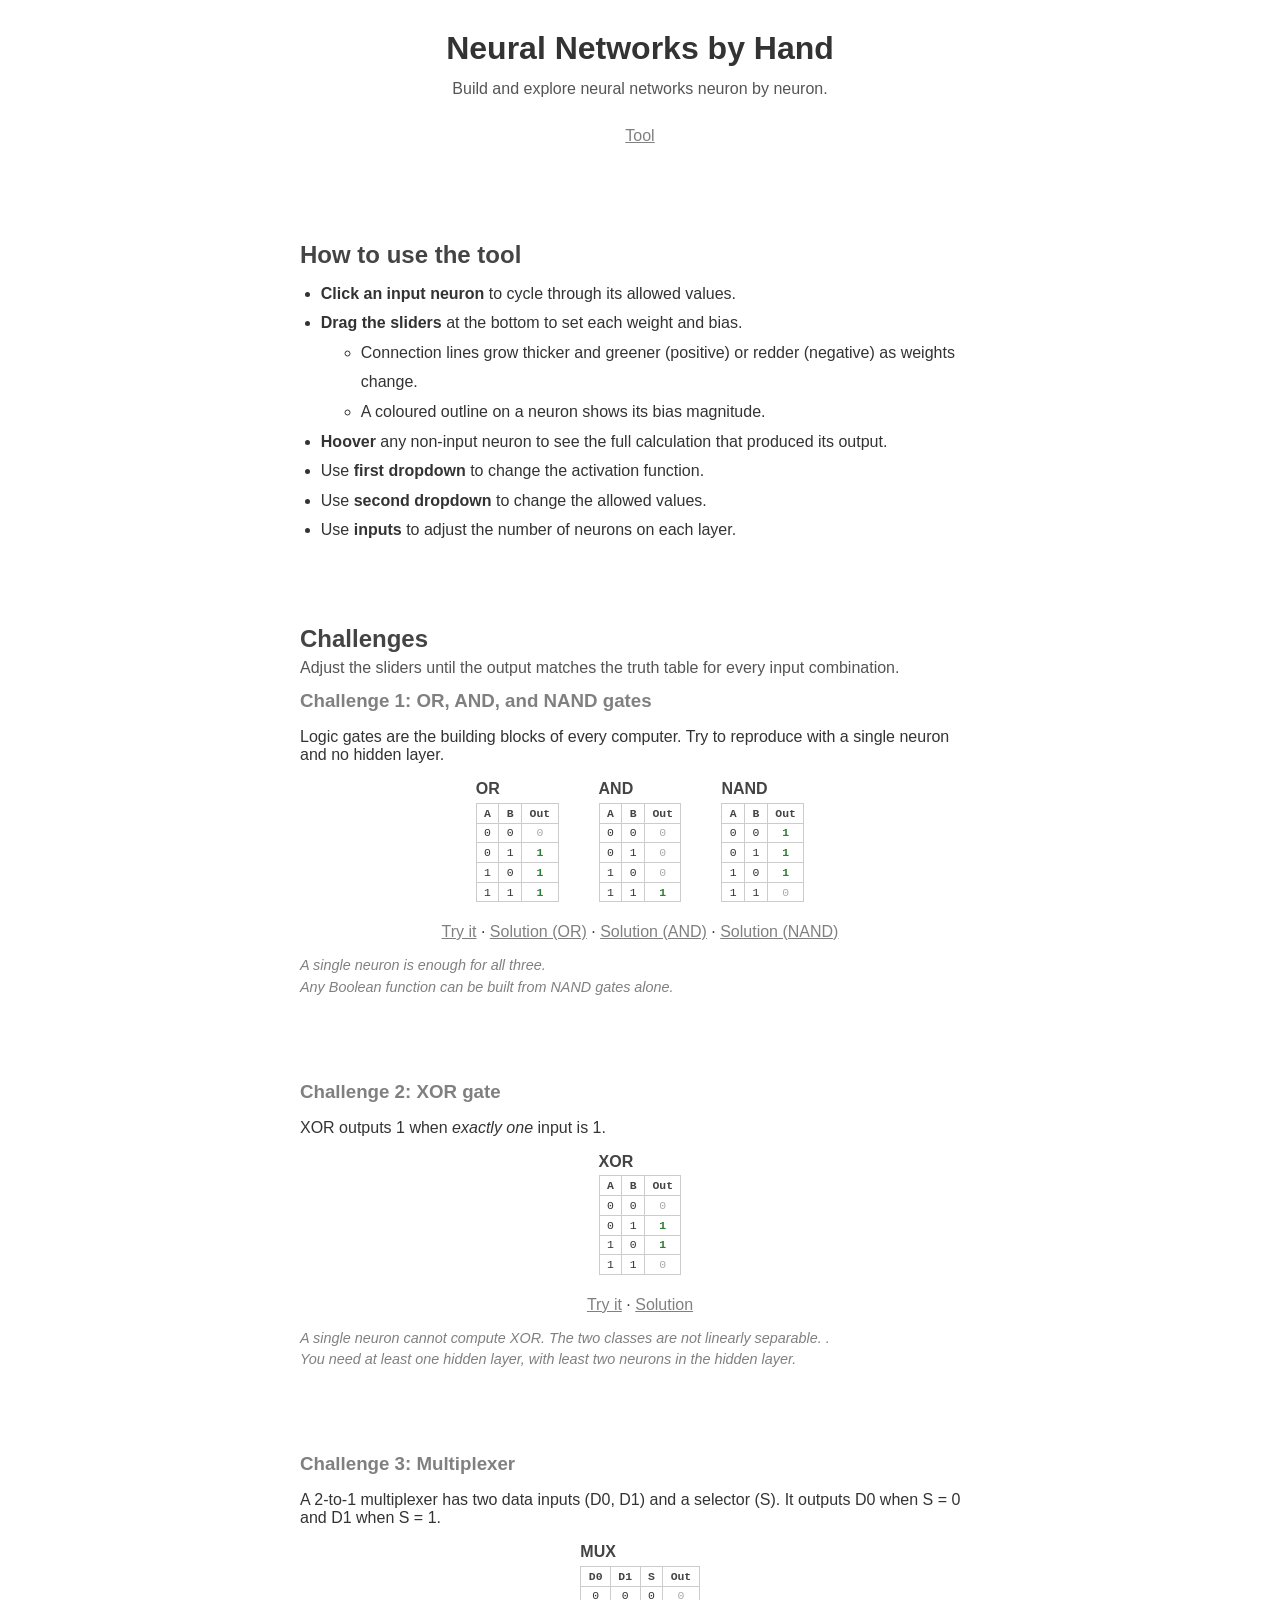
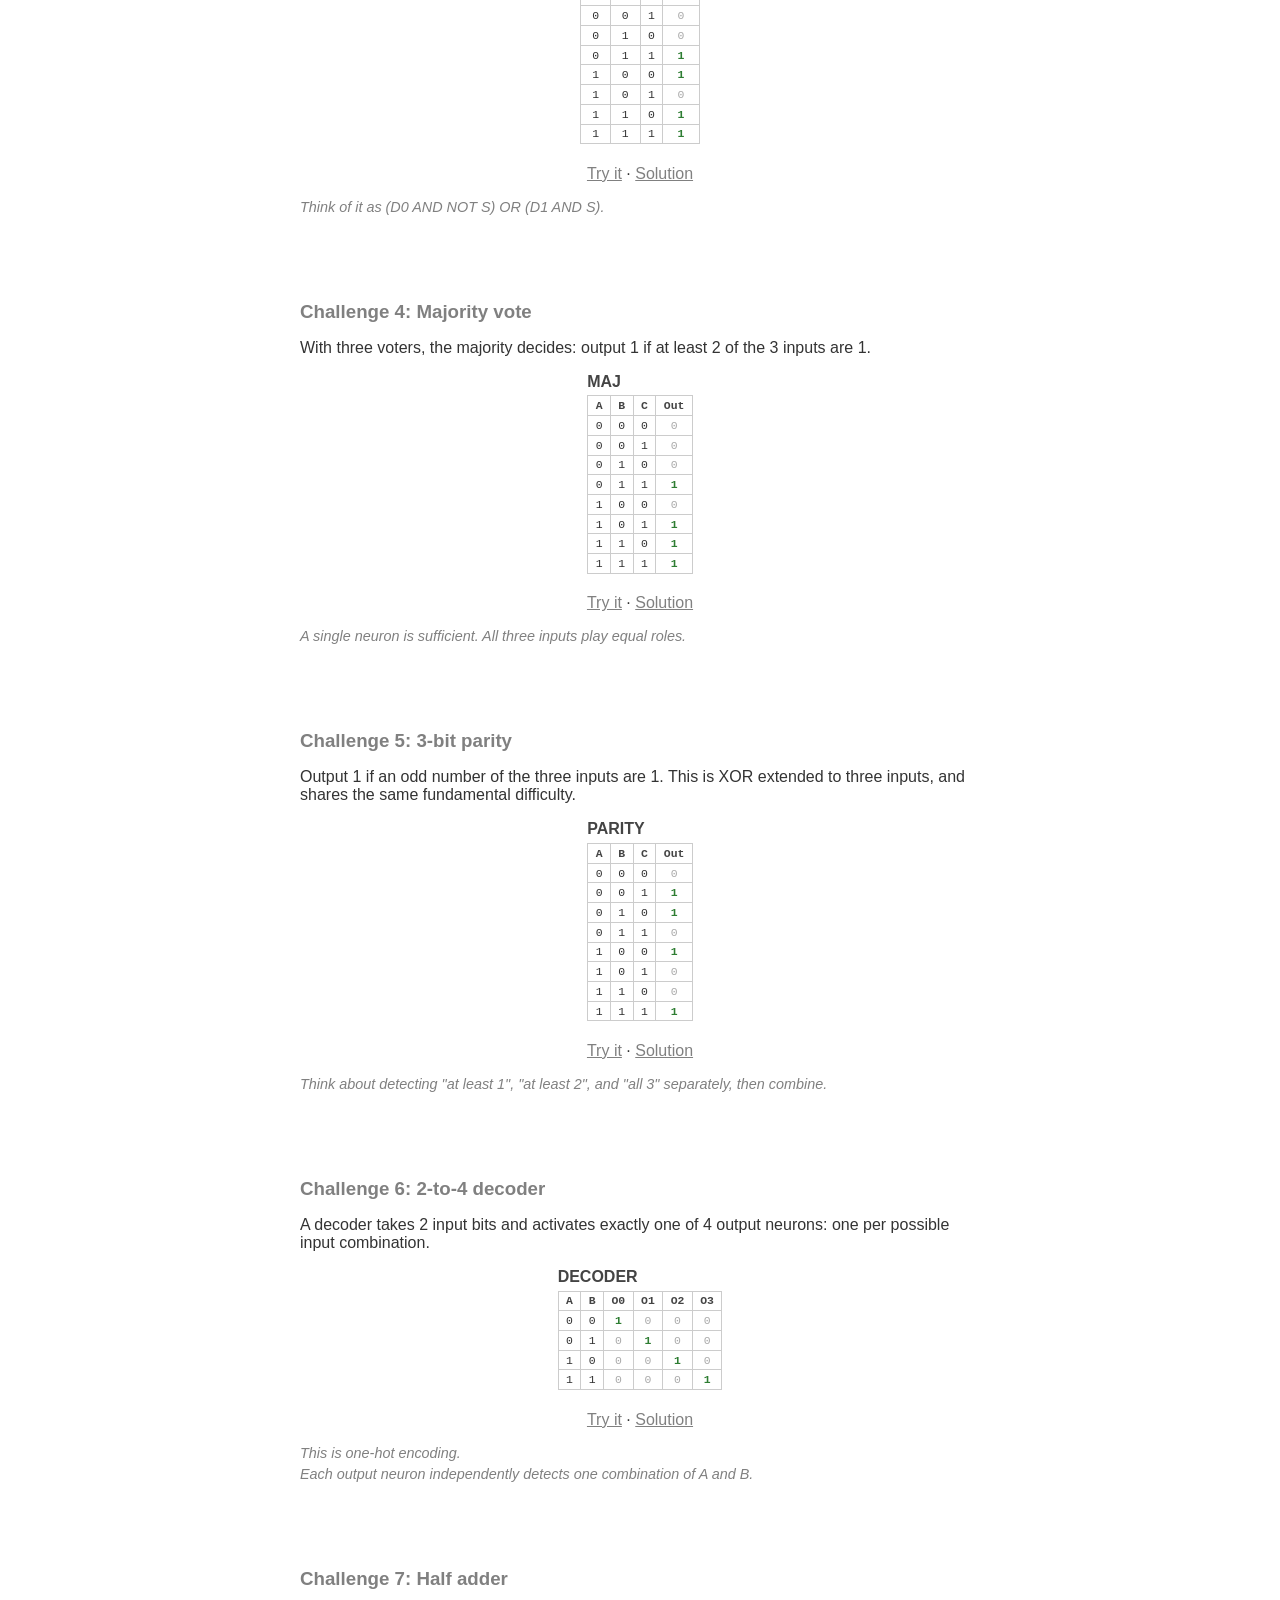
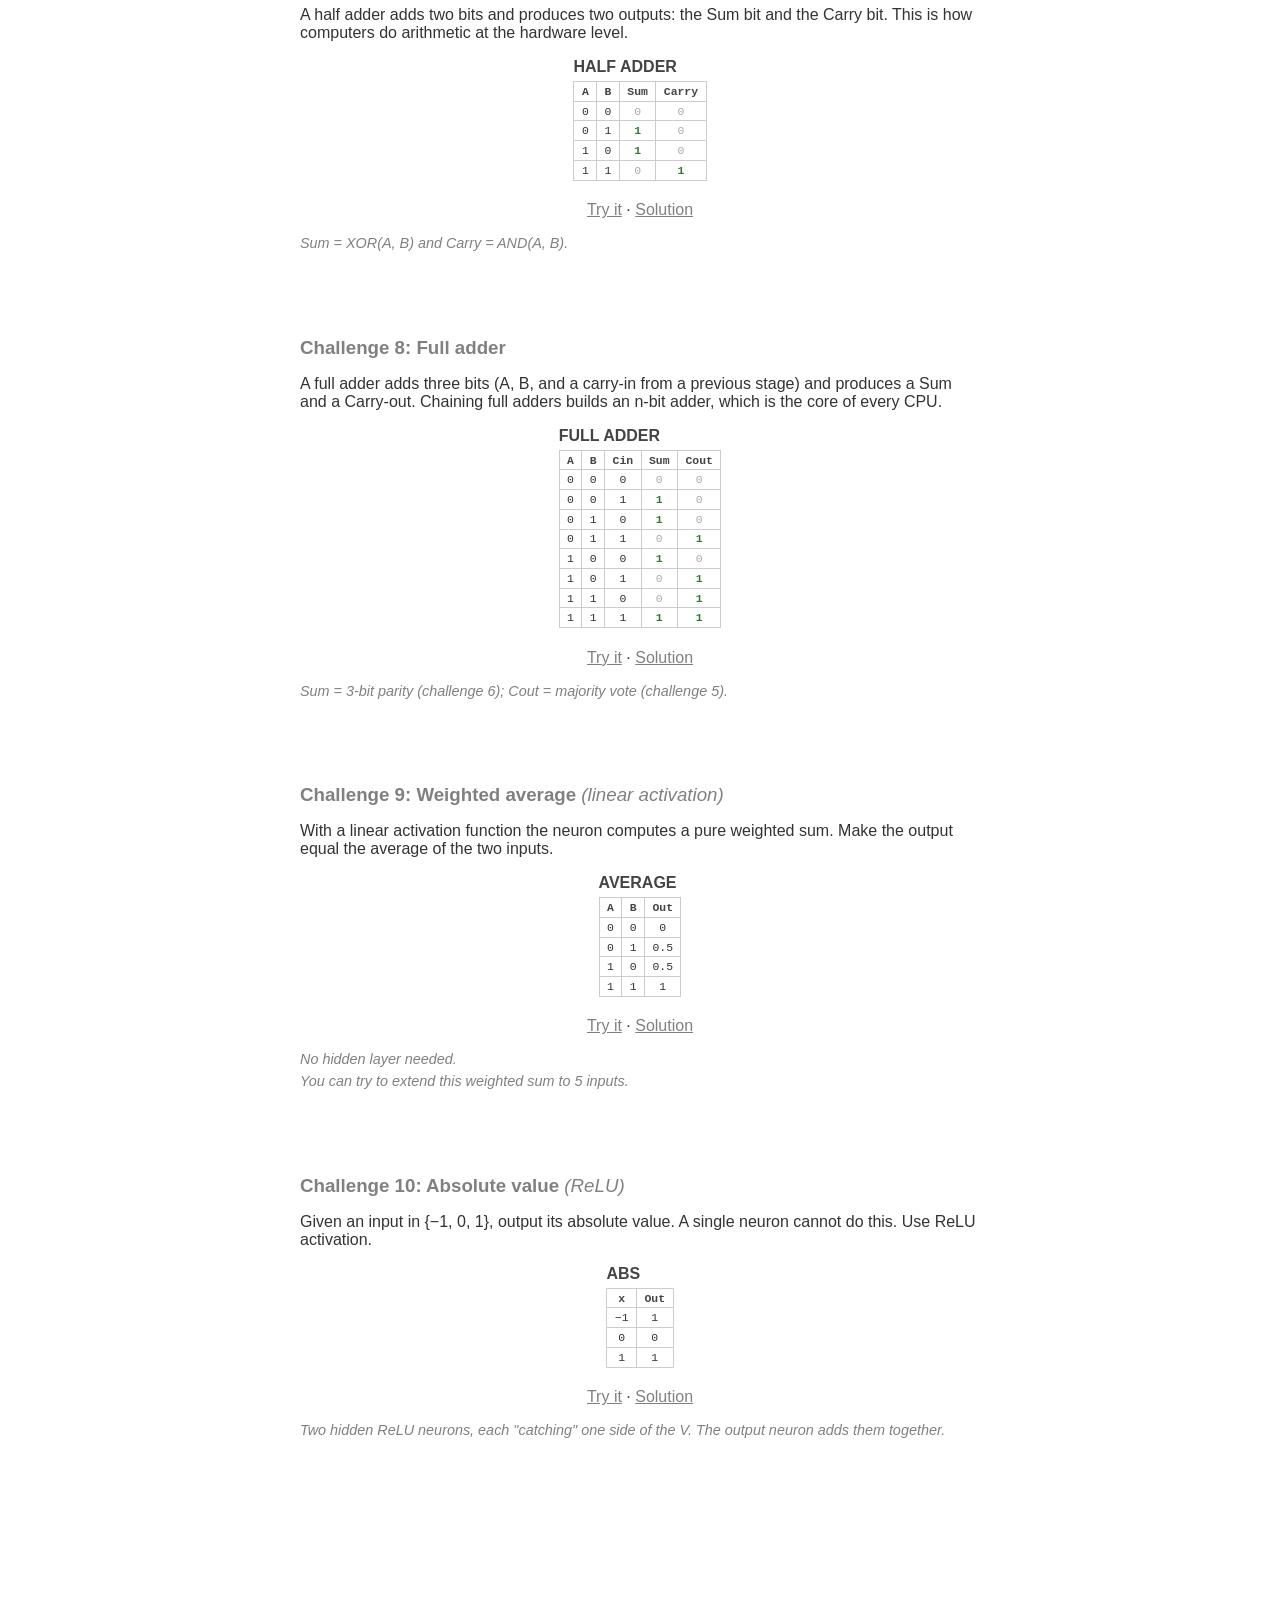
<file: index.html>
<!DOCTYPE html>
<html lang="en">
<head>
    <meta charset="utf-8" />
    <meta name="viewport" content="width=device-width, initial-scale=1.0" />
    <title>Neural Networks by Hand</title>
    <link rel="stylesheet" href="styles.css" />
</head>
<body>

<h1>Neural Networks by Hand</h1>
<p class="intro">Build and explore neural networks neuron by neuron.</p>
<p><a href="TrainNeuralNetwork.html">Tool</a></p>

<div class="space"></div>

<section>
    <h2>How to use the tool</h2>
    <ul class="how-to">
        <li><strong>Click an input neuron</strong> to cycle through its allowed values.</li>
        <li><strong>Drag the sliders</strong> at the bottom to set each weight and bias.
            <ul>
                <li>Connection lines grow thicker and greener (positive) or redder (negative) as weights change.</li>
                <li>A coloured outline on a neuron shows its bias magnitude.</li>
            </ul>
        </li>
        <li><strong>Hoover</strong> any non-input neuron to see the full calculation that produced its output.</li>
        <li>Use <strong>first dropdown</strong> to change the activation function.</li>
        <li>Use <strong>second dropdown</strong> to change the allowed values.</li>
        <li>Use <strong>inputs</strong> to adjust the number of neurons on each layer.</li>
    </ul>
</section>

<div class="space"></div>

<section>
    <h2>Challenges</h2>
    <p class="section-desc">Adjust the sliders until the output matches the truth table for every input combination.</p>

    <h3>Challenge 1: OR, AND, and NAND gates</h3>
    <p>Logic gates are the building blocks of every computer. Try to reproduce with a single neuron and no hidden layer.</p>
    <div class="truth-tables">
        <div>
            <p class="table-label">OR</p>
            <table class="truth-table">
                <thead><tr><th>A</th><th>B</th><th>Out</th></tr></thead>
                <tbody>
                    <tr><td>0</td><td>0</td><td class="out-0">0</td></tr>
                    <tr><td>0</td><td>1</td><td class="out-1">1</td></tr>
                    <tr><td>1</td><td>0</td><td class="out-1">1</td></tr>
                    <tr><td>1</td><td>1</td><td class="out-1">1</td></tr>
                </tbody>
            </table>
        </div>
        <div>
            <p class="table-label">AND</p>
            <table class="truth-table">
                <thead><tr><th>A</th><th>B</th><th>Out</th></tr></thead>
                <tbody>
                    <tr><td>0</td><td>0</td><td class="out-0">0</td></tr>
                    <tr><td>0</td><td>1</td><td class="out-0">0</td></tr>
                    <tr><td>1</td><td>0</td><td class="out-0">0</td></tr>
                    <tr><td>1</td><td>1</td><td class="out-1">1</td></tr>
                </tbody>
            </table>
        </div>
        <div>
            <p class="table-label">NAND</p>
            <table class="truth-table">
                <thead><tr><th>A</th><th>B</th><th>Out</th></tr></thead>
                <tbody>
                    <tr><td>0</td><td>0</td><td class="out-1">1</td></tr>
                    <tr><td>0</td><td>1</td><td class="out-1">1</td></tr>
                    <tr><td>1</td><td>0</td><td class="out-1">1</td></tr>
                    <tr><td>1</td><td>1</td><td class="out-0">0</td></tr>
                </tbody>
            </table>
        </div>
    </div>
    <p class="try-link">
        <a href="TrainNeuralNetwork.html?ni=2&no=1&nh=0&act=step&ivs=binary&inp=0,0&w=0,0&b=0&inames=A,B">Try it</a>
        ·
        <a href="TrainNeuralNetwork.html?ni=2&no=1&nh=0&act=step&ivs=binary&inp=0,0&w=1,1&b=-0.5&inames=A,B">Solution (OR)</a>
        ·
        <a href="TrainNeuralNetwork.html?ni=2&no=1&nh=0&act=step&ivs=binary&inp=0,0&w=0.6,0.6&b=-1&inames=A,B">Solution (AND)</a>
        ·
        <a href="TrainNeuralNetwork.html?ni=2&no=1&nh=0&act=step&ivs=binary&inp=0,0&w=-0.6,-0.6&b=1&inames=A,B">Solution (NAND)</a>
    </p>
    <p class="hint">A single neuron is enough for all three.</p>
    <p class="hint">Any Boolean function can be built from NAND gates alone.</p>

    <div class="space"></div>

    <h3>Challenge 2: XOR gate</h3>
    <p>XOR outputs 1 when <em>exactly one</em> input is 1.</p>
    <div class="truth-tables">
        <div>
        <p class="table-label">XOR</p>
        <table class="truth-table">
            <thead><tr><th>A</th><th>B</th><th>Out</th></tr></thead>
            <tbody>
                <tr><td>0</td><td>0</td><td class="out-0">0</td></tr>
                <tr><td>0</td><td>1</td><td class="out-1">1</td></tr>
                <tr><td>1</td><td>0</td><td class="out-1">1</td></tr>
                <tr><td>1</td><td>1</td><td class="out-0">0</td></tr>
            </tbody>
        </table>
        </div>
    </div>
    <p class="try-link">
        <a href="TrainNeuralNetwork.html?ni=2&no=1&nh=1&hs=2&act=step&ivs=binary&inp=0,0&w=0,0,0,0,0,0&b=0,0,0&inames=A,B">Try it</a>
        ·
        <a href="TrainNeuralNetwork.html?ni=2&no=1&nh=1&hs=2&act=step&ivs=binary&inp=0,0&w=1,-0.6,1,-0.6,0.6,0.6&b=-0.5,1,-1&inames=A,B">Solution</a>
    </p>
    <p class="hint">A single neuron cannot compute XOR. The two classes are not linearly separable. .</p>
    <p class="hint">You need at least one hidden layer, with least two neurons in the hidden layer.</p>

    <div class="space"></div>

    <h3>Challenge 3: Multiplexer</h3>
    <p>A 2-to-1 multiplexer has two data inputs (D0, D1) and a selector (S). It outputs D0 when S = 0 and D1 when S = 1.</p>
    <div class="truth-tables">
        <div>
        <p class="table-label">MUX</p>
        <table class="truth-table">
            <thead><tr><th>D0</th><th>D1</th><th>S</th><th>Out</th></tr></thead>
            <tbody>
                <tr><td>0</td><td>0</td><td>0</td><td class="out-0">0</td></tr>
                <tr><td>0</td><td>0</td><td>1</td><td class="out-0">0</td></tr>
                <tr><td>0</td><td>1</td><td>0</td><td class="out-0">0</td></tr>
                <tr><td>0</td><td>1</td><td>1</td><td class="out-1">1</td></tr>
                <tr><td>1</td><td>0</td><td>0</td><td class="out-1">1</td></tr>
                <tr><td>1</td><td>0</td><td>1</td><td class="out-0">0</td></tr>
                <tr><td>1</td><td>1</td><td>0</td><td class="out-1">1</td></tr>
                <tr><td>1</td><td>1</td><td>1</td><td class="out-1">1</td></tr>
            </tbody>
        </table>
        </div>
    </div>
    <p class="try-link">
        <a href="TrainNeuralNetwork.html?ni=3&no=1&nh=1&hs=2&act=step&ivs=binary&inp=0,0,0&w=0,0,0,0,0,0,0,0&b=0,0,0&inames=D0,D1,S">Try it</a>
        ·
        <a href="TrainNeuralNetwork.html?ni=3&no=1&nh=1&hs=2&act=step&ivs=binary&inp=0,0,0&w=1,0,0,0.5,-1,0.5,1,1&b=-0.5,-0.5,-0.5&inames=D0,D1,S">Solution</a>
    </p>
    <p class="hint">Think of it as (D0 AND NOT S) OR (D1 AND S).</p>

    <div class="space"></div>

    <h3>Challenge 4: Majority vote</h3>
    <p>With three voters, the majority decides: output 1 if at least 2 of the 3 inputs are 1.</p>
    <div class="truth-tables">
        <div>
            <p class="table-label">MAJ</p>
            <table class="truth-table">
                <thead><tr><th>A</th><th>B</th><th>C</th><th>Out</th></tr></thead>
                <tbody>
                    <tr><td>0</td><td>0</td><td>0</td><td class="out-0">0</td></tr>
                    <tr><td>0</td><td>0</td><td>1</td><td class="out-0">0</td></tr>
                    <tr><td>0</td><td>1</td><td>0</td><td class="out-0">0</td></tr>
                    <tr><td>0</td><td>1</td><td>1</td><td class="out-1">1</td></tr>
                    <tr><td>1</td><td>0</td><td>0</td><td class="out-0">0</td></tr>
                    <tr><td>1</td><td>0</td><td>1</td><td class="out-1">1</td></tr>
                    <tr><td>1</td><td>1</td><td>0</td><td class="out-1">1</td></tr>
                    <tr><td>1</td><td>1</td><td>1</td><td class="out-1">1</td></tr>
                </tbody>
            </table>
        </div>
    </div>
    <p class="try-link">
        <a href="TrainNeuralNetwork.html?ni=3&no=1&nh=0&act=step&ivs=binary&inp=0,0,0&w=0,0,0&b=0&inames=A,B,C">Try it</a>
        ·
        <a href="TrainNeuralNetwork.html?ni=3&no=1&nh=0&act=step&ivs=binary&inp=0,0,0&w=0.6,0.6,0.6&b=-1&inames=A,B,C">Solution</a>
    </p>
    <p class="hint">A single neuron is sufficient. All three inputs play equal roles.</p>

    <div class="space"></div>

    <h3>Challenge 5: 3-bit parity</h3>
    <p>Output 1 if an odd number of the three inputs are 1. This is XOR extended to three inputs, and shares the same fundamental difficulty.</p>
    <div class="truth-tables">
        <div>
            <p class="table-label">PARITY</p>
            <table class="truth-table">
                <thead><tr><th>A</th><th>B</th><th>C</th><th>Out</th></tr></thead>
                <tbody>
                    <tr><td>0</td><td>0</td><td>0</td><td class="out-0">0</td></tr>
                    <tr><td>0</td><td>0</td><td>1</td><td class="out-1">1</td></tr>
                    <tr><td>0</td><td>1</td><td>0</td><td class="out-1">1</td></tr>
                    <tr><td>0</td><td>1</td><td>1</td><td class="out-0">0</td></tr>
                    <tr><td>1</td><td>0</td><td>0</td><td class="out-1">1</td></tr>
                    <tr><td>1</td><td>0</td><td>1</td><td class="out-0">0</td></tr>
                    <tr><td>1</td><td>1</td><td>0</td><td class="out-0">0</td></tr>
                    <tr><td>1</td><td>1</td><td>1</td><td class="out-1">1</td></tr>
                </tbody>
            </table>
        </div>
    </div>
    <p class="try-link">
        <a href="TrainNeuralNetwork.html?ni=3&no=1&nh=1&hs=3&act=step&ivs=binary&inp=0,0,0&w=0,0,0,0,0,0,0,0,0,0,0,0&b=0,0,0,0&inames=A,B,C">Try it</a>
        ·
        <a href="TrainNeuralNetwork.html?ni=3&no=1&nh=1&hs=3&act=step&ivs=binary&inp=0,0,0&w=0.4,0.6,0.4,0.4,0.6,0.4,0.4,0.6,0.4,1,-1,1&b=-0.2,-1,-1,-0.5&inames=A,B,C">Solution</a>
    </p>
    <p class="hint">Think about detecting "at least 1", "at least 2", and "all 3" separately, then combine.</p>

    <div class="space"></div>

    <h3>Challenge 6: 2-to-4 decoder</h3>
    <p>A decoder takes 2 input bits and activates exactly one of 4 output neurons: one per possible input combination.</p>
    <div class="truth-tables">
        <div>
            <p class="table-label">DECODER</p>
            <table class="truth-table">
                <thead><tr><th>A</th><th>B</th><th>O0</th><th>O1</th><th>O2</th><th>O3</th></tr></thead>
                <tbody>
                    <tr><td>0</td><td>0</td><td class="out-1">1</td><td class="out-0">0</td><td class="out-0">0</td><td class="out-0">0</td></tr>
                    <tr><td>0</td><td>1</td><td class="out-0">0</td><td class="out-1">1</td><td class="out-0">0</td><td class="out-0">0</td></tr>
                    <tr><td>1</td><td>0</td><td class="out-0">0</td><td class="out-0">0</td><td class="out-1">1</td><td class="out-0">0</td></tr>
                    <tr><td>1</td><td>1</td><td class="out-0">0</td><td class="out-0">0</td><td class="out-0">0</td><td class="out-1">1</td></tr>
                </tbody>
            </table>
        </div>
    </div>
    <p class="try-link">
        <a href="TrainNeuralNetwork.html?ni=2&no=4&nh=0&act=step&ivs=binary&inp=0,0&w=0,0,0,0,0,0,0,0&b=0,0,0,0&inames=A,B">Try it</a>
        ·
        <a href="TrainNeuralNetwork.html?ni=2&no=4&nh=0&act=step&ivs=binary&inp=0,0&w=-1,-1,1,0.6,-1,1,-1,0.6&b=0.5,-0.5,-0.5,-1&inames=A,B">Solution</a>
    </p>
    <p class="hint">This is one-hot encoding.</p>
    <p class="hint">Each output neuron independently detects one combination of A and B.</p>

    <div class="space"></div>

    <h3>Challenge 7: Half adder</h3>
    <p>A half adder adds two bits and produces two outputs: the Sum bit and the Carry bit. This is how computers do arithmetic at the hardware level.</p>
    <div class="truth-tables">
        <div>
            <p class="table-label">HALF ADDER</p>
            <table class="truth-table">
                <thead><tr><th>A</th><th>B</th><th>Sum</th><th>Carry</th></tr></thead>
                <tbody>
                    <tr><td>0</td><td>0</td><td class="out-0">0</td><td class="out-0">0</td></tr>
                    <tr><td>0</td><td>1</td><td class="out-1">1</td><td class="out-0">0</td></tr>
                    <tr><td>1</td><td>0</td><td class="out-1">1</td><td class="out-0">0</td></tr>
                    <tr><td>1</td><td>1</td><td class="out-0">0</td><td class="out-1">1</td></tr>
                </tbody>
            </table>
        </div>
    </div>
    <p class="try-link">
        <a href="TrainNeuralNetwork.html?ni=2&no=2&nh=1&hs=2&act=step&ivs=binary&inp=0,0&w=0,0,0,0,0,0,0,0&b=0,0,0,0&inames=A,B">Try it</a>
        ·
        <a href="TrainNeuralNetwork.html?ni=2&no=2&nh=1&hs=2&act=step&ivs=binary&inp=0,0&w=1,-0.6,1,-0.6,0.6,1,0.6,-1&b=-0.5,1,-1,-0.5&inames=A,B">Solution</a>
    </p>
    <p class="hint">Sum = XOR(A, B) and Carry = AND(A, B).</p>

    <div class="space"></div>

    <h3>Challenge 8: Full adder</h3>
    <p>A full adder adds three bits (A, B, and a carry-in from a previous stage) and produces a Sum and a Carry-out. Chaining full adders builds an n-bit adder, which is the core of every CPU.</p>
    <div class="truth-tables">
        <div>
            <p class="table-label">FULL ADDER</p>
            <table class="truth-table">
                <thead><tr><th>A</th><th>B</th><th>Cin</th><th>Sum</th><th>Cout</th></tr></thead>
                <tbody>
                    <tr><td>0</td><td>0</td><td>0</td><td class="out-0">0</td><td class="out-0">0</td></tr>
                    <tr><td>0</td><td>0</td><td>1</td><td class="out-1">1</td><td class="out-0">0</td></tr>
                    <tr><td>0</td><td>1</td><td>0</td><td class="out-1">1</td><td class="out-0">0</td></tr>
                    <tr><td>0</td><td>1</td><td>1</td><td class="out-0">0</td><td class="out-1">1</td></tr>
                    <tr><td>1</td><td>0</td><td>0</td><td class="out-1">1</td><td class="out-0">0</td></tr>
                    <tr><td>1</td><td>0</td><td>1</td><td class="out-0">0</td><td class="out-1">1</td></tr>
                    <tr><td>1</td><td>1</td><td>0</td><td class="out-0">0</td><td class="out-1">1</td></tr>
                    <tr><td>1</td><td>1</td><td>1</td><td class="out-1">1</td><td class="out-1">1</td></tr>
                </tbody>
            </table>
        </div>
    </div>
    <p class="try-link">
        <a href="TrainNeuralNetwork.html?ni=3&no=2&nh=1&hs=3&act=step&ivs=binary&inp=0,0,0&w=0,0,0,0,0,0,0,0,0,0,0,0,0,0,0&b=0,0,0,0,0&inames=A,B,Cin">Try it</a>
        ·
        <a href="TrainNeuralNetwork.html?ni=3&no=2&nh=1&hs=3&act=step&ivs=binary&inp=0,0,0&w=0.4,0.6,0.4,0.4,0.6,0.4,0.4,0.6,0.4,1,0,-1,1,1,0&b=-0.2,-1,-1,-0.5,-0.5&inames=A,B,Cin">Solution</a>
    </p>
    <p class="hint">Sum = 3-bit parity (challenge 6); Cout = majority vote (challenge 5).</p>

    <div class="space"></div>

    <h3>Challenge 9: Weighted average <em style="font-weight:normal;color:grey">(linear activation)</em></h3>
    <p>With a linear activation function the neuron computes a pure weighted sum. Make the output equal the average of the two inputs.</p>
    <div class="truth-tables">
        <div>
            <p class="table-label">AVERAGE</p>
            <table class="truth-table">
                <thead><tr><th>A</th><th>B</th><th>Out</th></tr></thead>
                <tbody>
                    <tr><td>0</td><td>0</td><td>0</td></tr>
                    <tr><td>0</td><td>1</td><td>0.5</td></tr>
                    <tr><td>1</td><td>0</td><td>0.5</td></tr>
                    <tr><td>1</td><td>1</td><td>1</td></tr>
                </tbody>
            </table>
        </div>
    </div>
    <p class="try-link">
        <a href="TrainNeuralNetwork.html?ni=2&no=1&nh=0&act=linear&ivs=binary&inp=0,0&w=0,0&b=0&inames=A,B">Try it</a>
        ·
        <a href="TrainNeuralNetwork.html?ni=2&no=1&nh=0&act=linear&ivs=binary&inp=0,0&w=0.5,0.5&b=0&inames=A,B">Solution</a>
    </p>
    <p class="hint">No hidden layer needed.</p>
    <p class="hint">You can try to extend this weighted sum to 5 inputs.</p>

    <div class="space"></div>

    <h3>Challenge 10: Absolute value <em style="font-weight:normal;color:grey">(ReLU)</em></h3>
    <p>Given an input in {−1, 0, 1}, output its absolute value. A single neuron cannot do this. Use ReLU activation.</p>
    <div class="truth-tables">
        <div>
            <p class="table-label">ABS</p>
            <table class="truth-table">
                <thead><tr><th>x</th><th>Out</th></tr></thead>
                <tbody>
                    <tr><td>−1</td><td>1</td></tr>
                    <tr><td>0</td><td>0</td></tr>
                    <tr><td>1</td><td>1</td></tr>
                </tbody>
            </table>
        </div>
    </div>
    <p class="try-link">
        <a href="TrainNeuralNetwork.html?ni=1&no=1&nh=1&hs=2&act=relu&ivs=ternary&inp=0&w=0,0,0,0&b=0,0,0&inames=x">Try it</a>
        ·
        <a href="TrainNeuralNetwork.html?ni=1&no=1&nh=1&hs=2&act=relu&ivs=ternary&inp=0&w=1,-1,1,1&b=0,0,0&inames=x">Solution</a>
    </p>
    <p class="hint">Two hidden ReLU neurons, each "catching" one side of the V. The output neuron adds them together.</p>
</section>

<div class="space"></div>

</body>
</html>
</file>
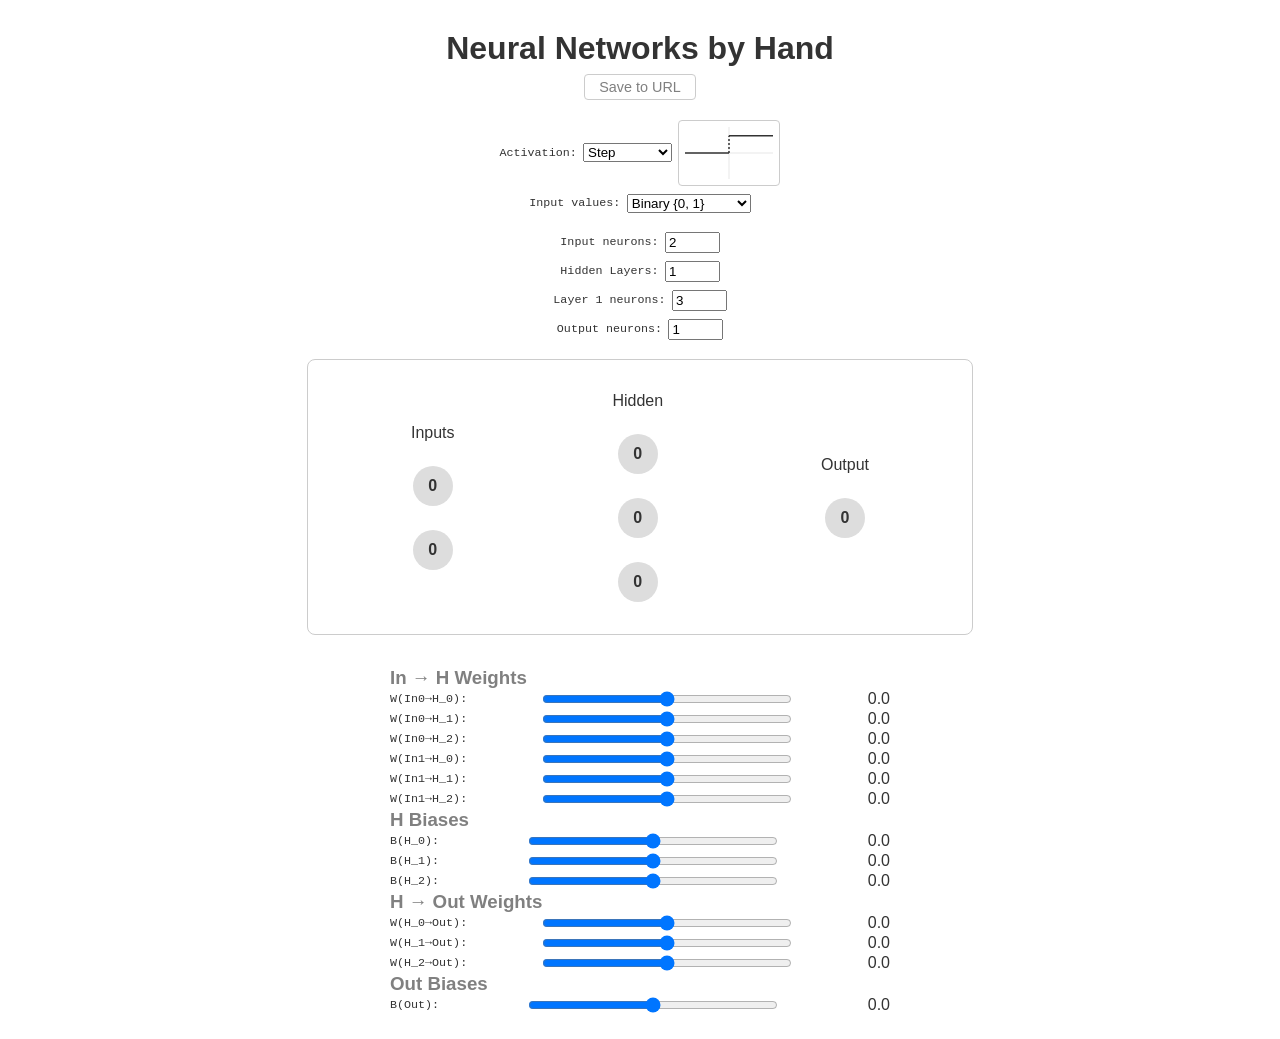
<file: TrainNeuralNetwork.html>
<!DOCTYPE html>
<html lang="en">
<head>
    <meta charset="utf-8" />
    <meta name="viewport" content="width=device-width, initial-scale=1.0" />
    <title>Neural Network Sandbox</title>
    <link rel="stylesheet" href="styles.css" />
</head>
<body>

    <h1>Neural Networks by Hand</h1>

    <div class="control-group">
        <button id="save_btn" onclick="saveToURL()">Save to URL</button>
    </div>

    <div class="control-group">
        <span class="layer-size-control">
            <label for="global_activation">Activation:</label>
            <select id="global_activation" onchange="onGlobalActivationChange()">
                <option value="step">Step</option>
                <option value="relu">ReLU</option>
                <option value="sigmoid">Sigmoid</option>
                <option value="tanh">Tanh</option>
                <option value="linear">Linear</option>
                <option value="per_layer">Per layer…</option>
            </select>
            <canvas id="global_activation_plot" width="100" height="64" class="activation-plot"></canvas>
        </span>
        <span id="layer_activation_controls" style="display:none;"></span>
        <span class="layer-size-control">
            <label for="input_value_set">Input values:</label>
            <select id="input_value_set" onchange="onInputSetChange()">
                <option value="binary">Binary {0, 1}</option>
                <option value="ternary">Ternary {−1, 0, 1}</option>
                <option value="custom">Custom…</option>
            </select>
        </span>
        <span class="layer-size-control" id="custom_input_controls" style="display:none;">
            <label for="custom_input_values">Values (comma-separated):</label>
            <input type="text" id="custom_input_values" value="0,1" style="width:8em;" onchange="onCustomInputChange()">
        </span>
    </div>

    <div class="control-group">
        <span class="layer-size-control">
            <label for="num_input_neurons">Input neurons:</label>
            <input type="number" id="num_input_neurons" min="1" max="10" value="2" onchange="onNumInputsChange()">
        </span>
        <span class="layer-size-control">
            <label for="num_hidden_layers">Hidden Layers:</label>
            <input type="number" id="num_hidden_layers" min="0" max="3" value="1" onchange="onNumLayersChange()">
        </span>
        <span id="layer_size_controls"></span>
        <span class="layer-size-control">
            <label for="num_output_neurons">Output neurons:</label>
            <input type="number" id="num_output_neurons" min="1" max="10" value="1" onchange="onNumOutputsChange()">
        </span>
    </div>

    <div class="network-container">
        <svg id="network_svg"></svg>
        <div id="network_layers" class="network-layers"></div>
    </div>

    <div class="sliders-container">
        <div id="sliders_content"></div>
    </div>

    <div id="neuron_tooltip"></div>
    <script src="network.js"></script>
</body>
</html>
</file>
<file: styles.css>
/* ── Shared base (matches pauldubois98.github.io/GenerativeAI/) ─────────── */
body {
    font-family: sans-serif;
    display: flex;
    flex-direction: column;
    align-items: center;
    padding: 1em 2em;
    color: #333;
}

h1 {
    font-weight: bold;
    margin: 0.2em;
}

h2 {
    color: #444;
    font-weight: bold;
    margin: 0;
}

h3 {
    color: grey;
    margin: 0;
}

a {
    color: grey;
    cursor: pointer;
}

a:hover {
    color: dimgrey;
}

.space {
    height: 5em;
}

/* ── Index page ─────────────────────────────────────────────────────────── */
.intro {
    color: #555;
    margin: 0.4em 0 0.8em;
}

section {
    width: 100%;
    max-width: 680px;
}

.explainer {
    margin: 0.6em 0 0;
    padding-left: 1.3em;
    line-height: 1.85;
}

.explainer code {
    font-size: 0.95em;
    color: #555;
}

.how-to {
    margin: 0.6em 0 0;
    padding-left: 1.3em;
    line-height: 1.85;
}

.section-desc {
    color: #555;
    margin: 0.4em 0 0.8em;
}

.truth-tables {
    display: flex;
    justify-content: center;
    gap: 2.5em;
    margin: 0.6em 0;
    flex-wrap: wrap;
}

.table-label {
    margin: 0 0 0.3em;
    color: #444;
    font-weight: bold;
}

.truth-table {
    border-collapse: collapse;
    font-family: monospace;
    font-size: 0.88em;
    margin: 0.4em auto;
}

.try-link {
    text-align: center;
}

.truth-table th,
.truth-table td {
    border: 1px solid #ccc;
    padding: 0.25em 0.65em;
    text-align: center;
}

.truth-table th {
    color: #444;
}

.out-0 { color: #aaa; }
.out-1 { color: #2E7D32; font-weight: bold; }

.hint {
    color: grey;
    font-style: italic;
    margin: 0.4em 0;
    font-size: 0.9em;
}

/* ── Tool page: controls ────────────────────────────────────────────────── */
.control-group {
    margin-bottom: 1.2em;
    display: flex;
    flex-direction: column;
    align-items: center;
    gap: 0.5em;
}

#layer_size_controls {
    display: flex;
    flex-direction: column;
    align-items: center;
    gap: 0.5em;
}

.layer-size-control {
    display: flex;
    align-items: center;
    gap: 0.4em;
}

.layer-size-control input {
    width: 3.5em;
}

/* ── Tool page: network canvas ──────────────────────────────────────────── */
.network-container {
    display: flex;
    justify-content: space-around;
    align-items: center;
    width: 100%;
    max-width: 600px;
    border: 1px solid #ccc;
    padding: 2em;
    border-radius: 8px;
    position: relative;
}

#network_svg {
    position: absolute;
    top: 0; left: 0;
    width: 100%; height: 100%;
    pointer-events: none;
    overflow: visible;
}

.network-layers {
    display: flex;
    justify-content: space-around;
    align-items: center;
    width: 100%;
    gap: 1em;
}

.layer {
    display: flex;
    flex-direction: column;
    align-items: center;
    gap: 1.5em;
}

.neuron {
    width: 40px;
    height: 40px;
    border-radius: 50%;
    border: none;
    display: flex;
    align-items: center;
    justify-content: center;
    font-weight: bold;
    background-color: #ddd;
    transition: background-color 0.2s, outline 0.2s;
    position: relative;
    z-index: 1;
}

.neuron.clickable {
    cursor: pointer;
    user-select: none;
}

.neuron.clickable:hover {
    transform: scale(1.05);
}

.neuron-row {
    display: flex;
    align-items: center;
    gap: 0.4em;
}
.neuron-name {
    font-family: monospace;
    font-size: 1.2em;
    color: #555;
    text-align: right;
    min-width: 2.5em;
}

/* ── Tool page: sliders ─────────────────────────────────────────────────── */
.sliders-container {
    margin-top: 2em;
    width: 100%;
    max-width: 500px;
    display: flex;
    flex-direction: column;
    gap: 1em;
}

.slider-wrapper {
    display: flex;
    align-items: center;
    justify-content: space-between;
    gap: 1em;
}

input[type="range"] {
    flex-grow: 1;
    max-width: 250px;
}

label {
    font-size: 0.9em;
    font-family: monospace;
}

/* ── Tool page: tooltip ─────────────────────────────────────────────────── */
#neuron_tooltip {
    position: fixed;
    display: none;
    background: white;
    border: 1px solid #ccc;
    border-radius: 6px;
    padding: 0.5em 0.7em;
    font-size: 0.82em;
    font-family: monospace;
    pointer-events: none;
    z-index: 100;
    box-shadow: 0 2px 8px rgba(0,0,0,0.15);
    white-space: nowrap;
}

.activation-plot {
    border: 1px solid #ccc;
    border-radius: 4px;
}

/* ── Tool page: save button ─────────────────────────────────────────────── */
#save_btn {
    padding: 0.3em 1em;
    font-size: 0.9em;
    cursor: pointer;
    border: 1px solid #ccc;
    border-radius: 4px;
    background: none;
    color: grey;
    transition: color 0.15s;
}

#save_btn:hover { color: dimgrey; border-color: dimgrey; }
</file>
